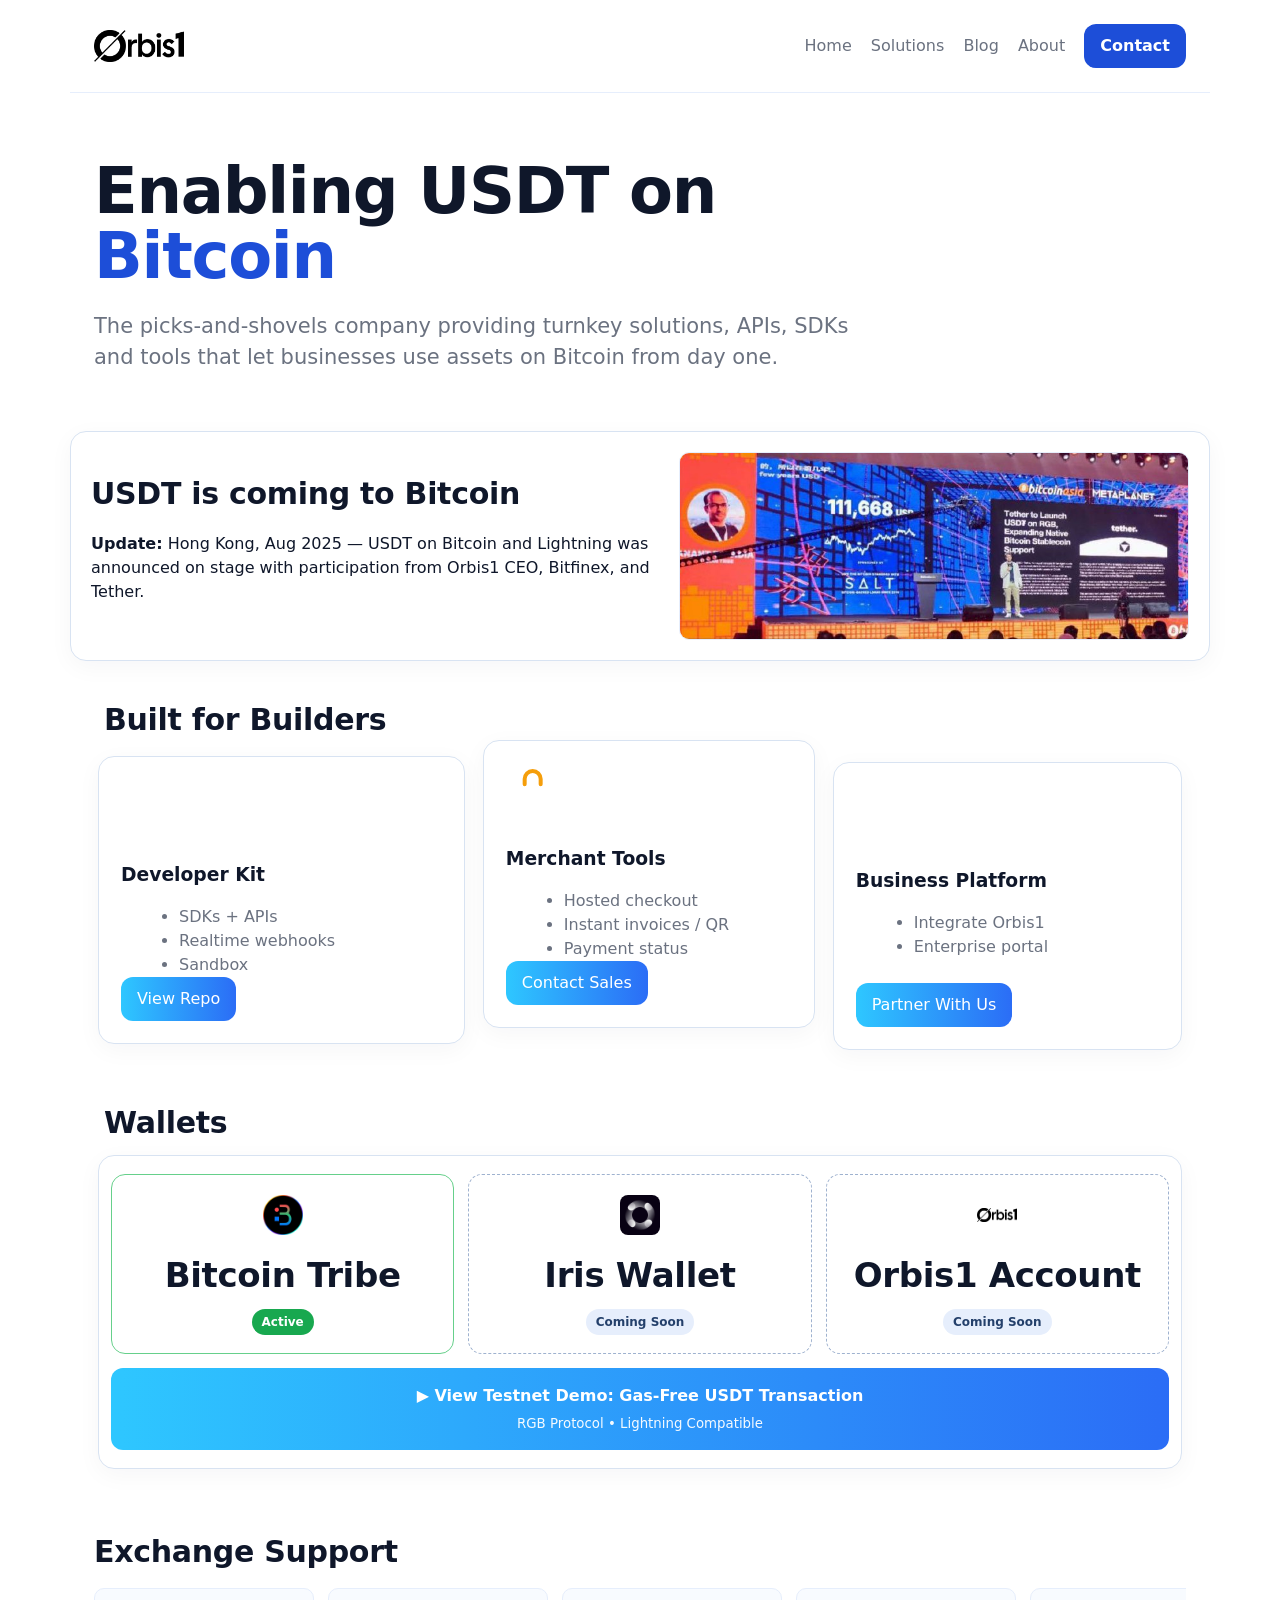
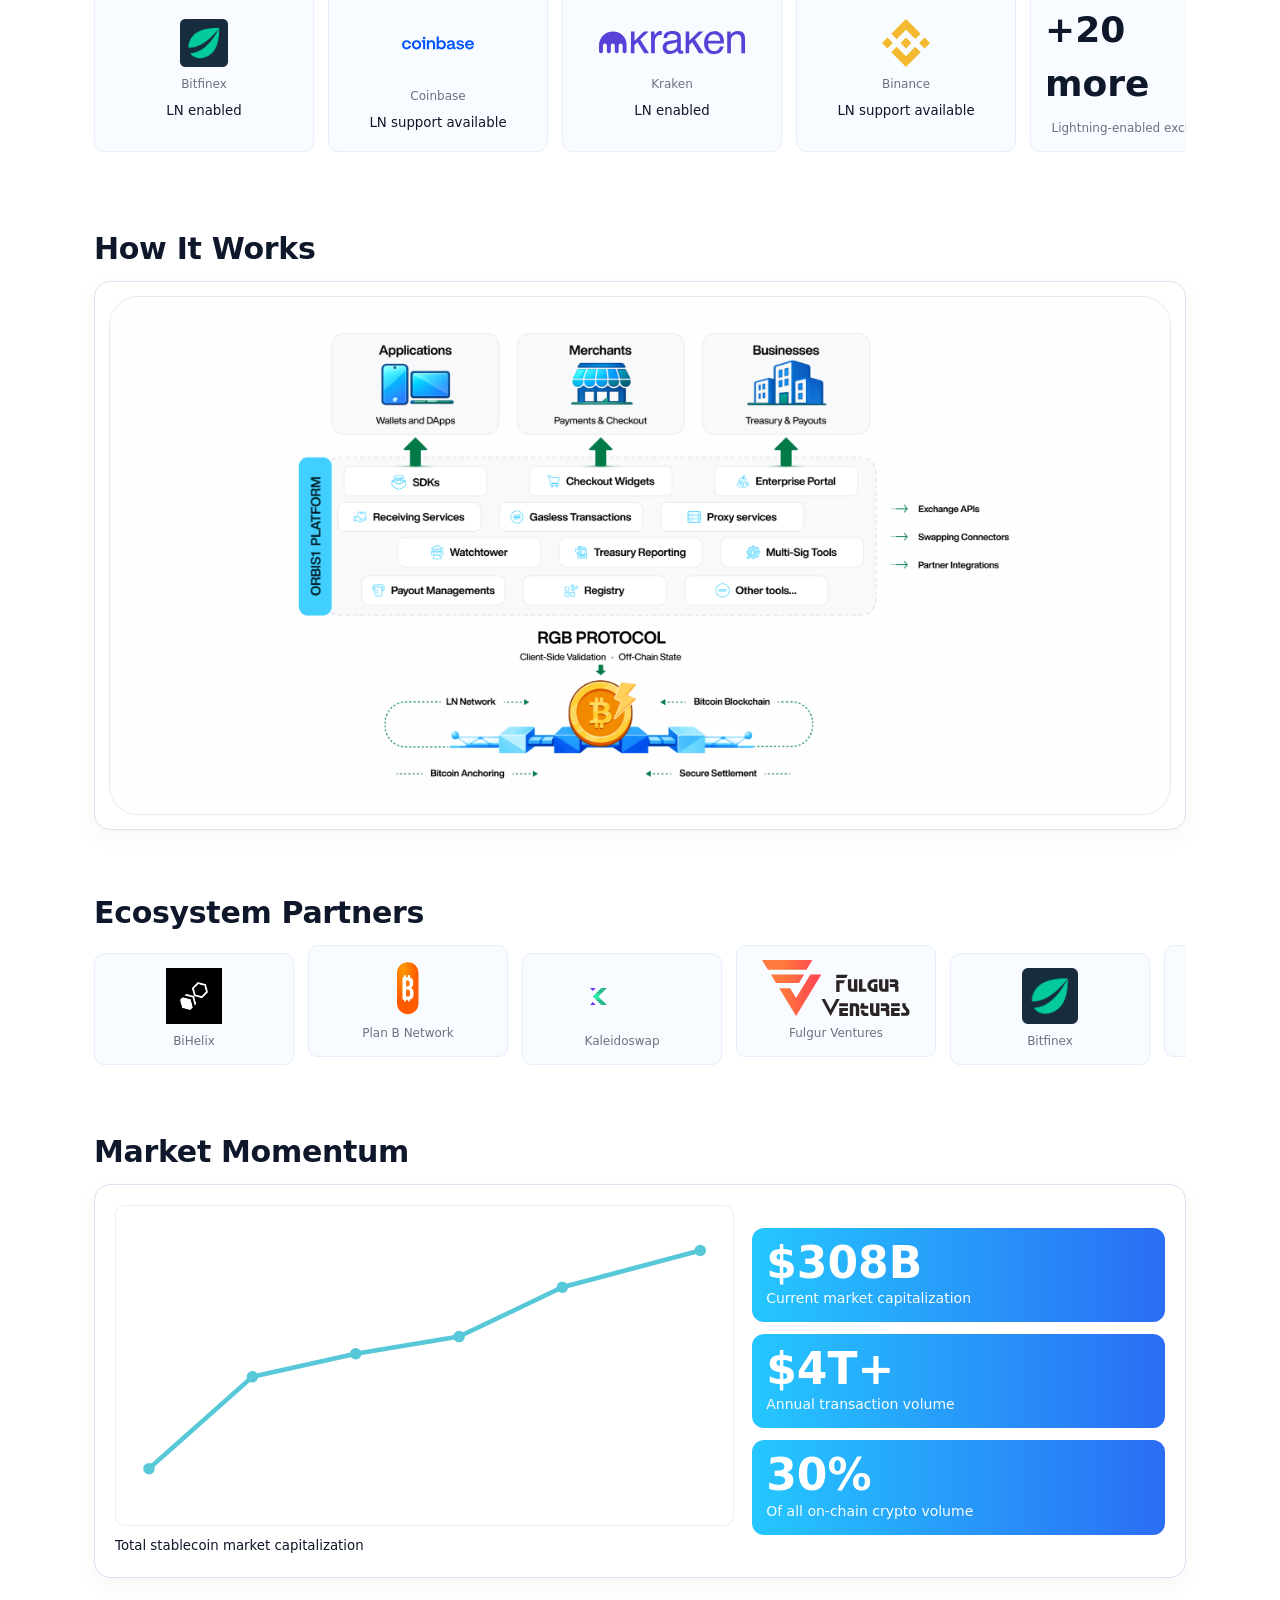
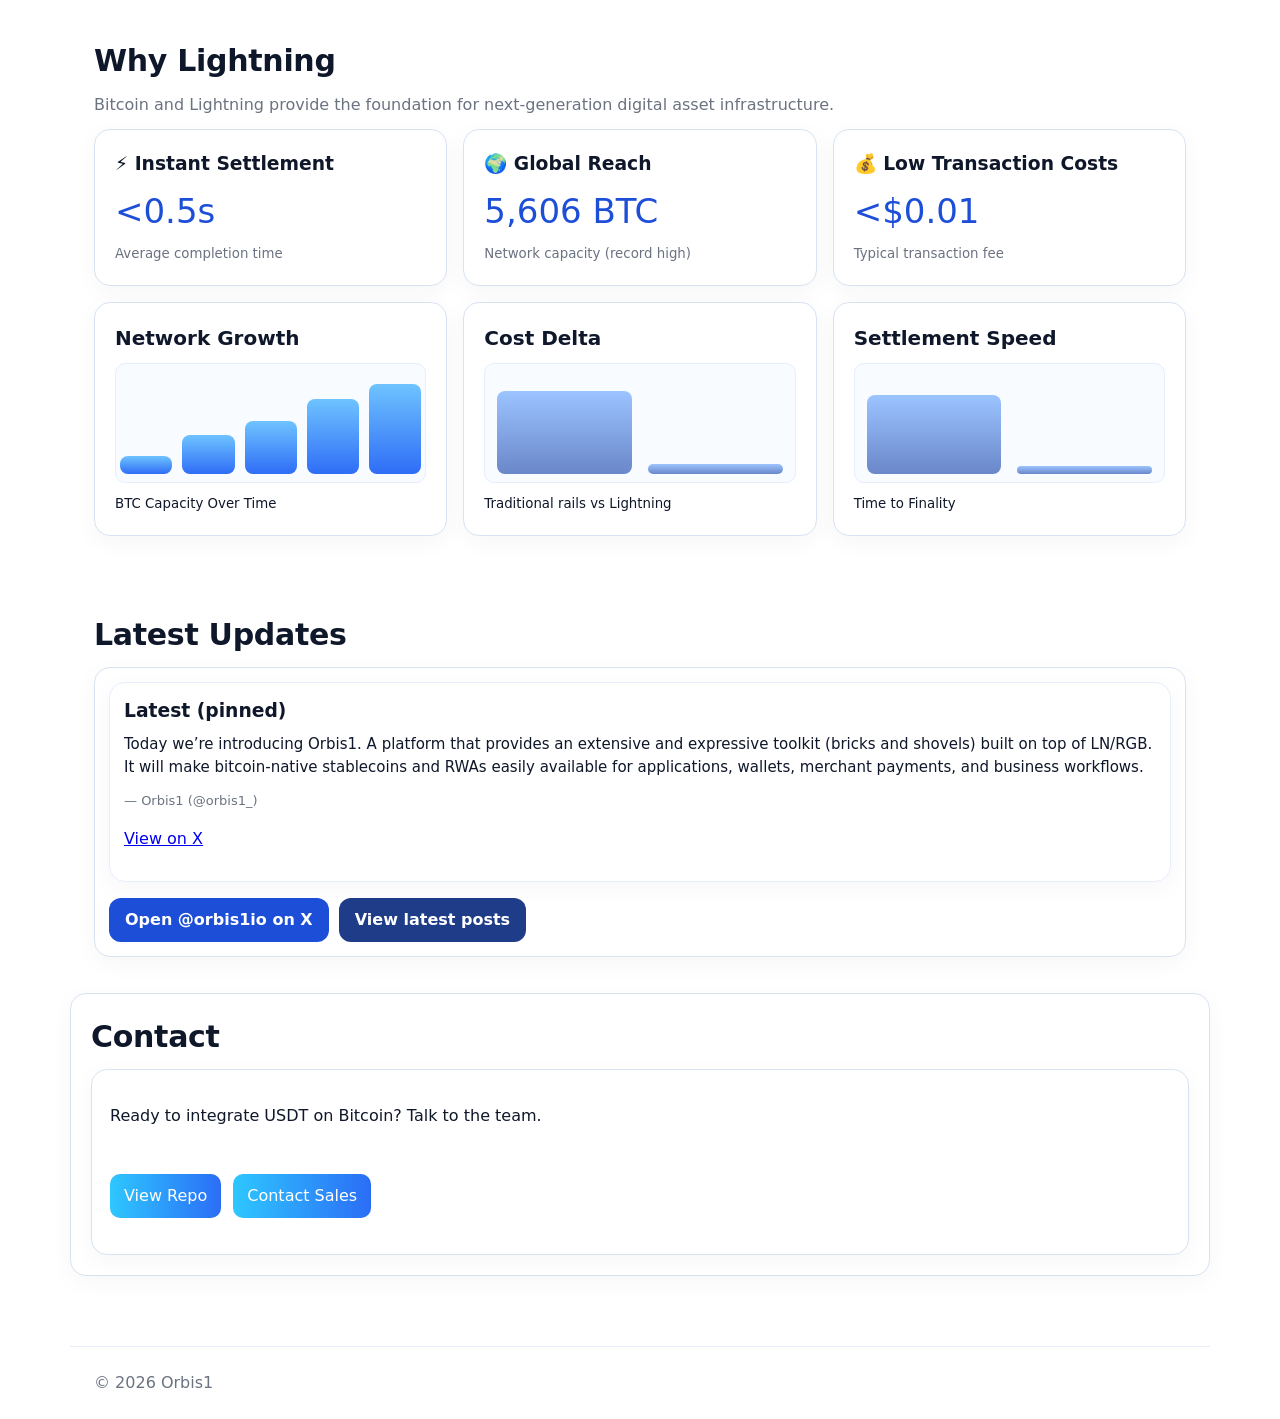
<file: index.html>
<!doctype html>
<html lang="en">
<head>
  <meta charset="utf-8" />
  <meta name="viewport" content="width=device-width,initial-scale=1" />
  <title>Orbis1 — Enabling USDT on Bitcoin</title>
  <meta name="description" content="Orbis1 provides turnkey infrastructure, APIs, SDKs, and tools to make USDT on Bitcoin and Lightning usable for developers, businesses, and merchants." />
  <meta property="og:title" content="Orbis1 — Enabling USDT on Bitcoin" />
  <meta property="og:description" content="Production-ready tooling for USDT on Bitcoin and Lightning." />
  <meta property="og:type" content="website" />
  <meta property="og:image" content="/images/hero-preview.png" />
  <meta name="twitter:card" content="summary_large_image" />
  <link rel="canonical" href="https://orbis1.io/" />
  <link rel="stylesheet" href="/css/styles.css" />
<script>function loadTheme(){const p=new URLSearchParams(location.search);const t=p.get("theme")||"refined";const l=document.createElement("link");l.rel="stylesheet";l.href="/css/theme-"+t+".css";document.head.appendChild(l);}loadTheme();</script>
  <link rel="icon" href="/favicon.ico?v=3dcb97f" />
  <link rel="icon" type="image/png" sizes="32x32" href="/favicon-32.png?v=3dcb97f">
  <link rel="apple-touch-icon" href="/apple-touch-icon.png?v=3dcb97f">
</head>
<body>
  <header class="nav wrap">
    <div class="brand"><img src="/images/orbis-logo-color.png" alt="Orbis1" class="brandLogo" /></div>
    <nav>
      <a href="/">Home</a>
      <a href="/solutions/">Solutions</a>
      <a href="https://medium.com" target="_blank" rel="noopener">Blog</a>
      <a href="/about/">About</a>
      <a href="#contact" class="btn">Contact</a>
    </nav>
  </header>

  <main>
    <section class="hero wrap">
      <h1>Enabling USDT on <span>Bitcoin</span></h1>
      <p class="lead">The picks-and-shovels company providing turnkey solutions, APIs, SDKs and tools that let businesses use assets on Bitcoin from day one.</p>
    </section>




    <section id="announcement" class="announcement wrap card">
      <div>
        <h2>USDT is coming to Bitcoin</h2>
        <p><strong>Update:</strong> Hong Kong, Aug 2025 — USDT on Bitcoin and Lightning was announced on stage with participation from Orbis1 CEO, Bitfinex, and Tether.</p>
      </div>
      <img src="/images/announcement.jpg" alt="USDT on Bitcoin announcement" />
    </section>




    <section id="usecases" class="wrap usecasesWrap">
      <h2>Built for Builders</h2>
            <div class="grid3 useCards">
        <article class="card use"><img class="cardImg" src="/images/developer.svg" alt="Developers" /><h3>Developer Kit</h3><ul><li>SDKs + APIs</li><li>Realtime webhooks</li><li>Sandbox</li></ul><a class="cardCta" href="https://github.com/redkeep-agents/orbis1-static" target="_blank">View Repo</a></article>
        <article class="card use"><img class="cardImg" src="/images/merchant.svg" alt="Merchants" /><h3>Merchant Tools</h3><ul><li>Hosted checkout</li><li>Instant invoices / QR</li><li>Payment status</li></ul><a class="cardCta" href="/contact">Contact Sales</a></article>
        <article class="card use"><img class="cardImg" src="/images/business.svg" alt="Partners" /><h3>Business Platform</h3><ul><li>Integrate Orbis1</li><li>Enterprise portal</li></ul><a class="cardCta" href="/contact">Partner With Us</a></article>
      </div>
    </section>




    <section id="integrations" class="wrap walletsWrap">
      <h2>Wallets</h2>
      <div class="walletPanel card">
        <div class="walletGrid">
          <article class="walletItem active"><img class="walletLogo" src="/images/bitcoin-tribe.jpg" alt="Bitcoin Tribe" /><h3>Bitcoin Tribe</h3><span>Active</span></article>
          <article class="walletItem coming"><img class="walletLogo" src="/images/iris-wallet.png" alt="Iris Wallet" /><h3>Iris Wallet</h3><span>Coming Soon</span></article>
          <article class="walletItem coming"><img class="walletLogo" src="/images/orbis-logo-color.png" alt="Orbis1 Account" /><h3>Orbis1 Account</h3><span>Coming Soon</span></article>
        </div>
        <a class="demoBar" href="#contact">▶ View Testnet Demo: Gas-Free USDT Transaction <small>RGB Protocol • Lightning Compatible</small></a>
      </div>
    </section>




    <section id="exchanges" class="wrap">
      <h2>Exchange Support</h2>
      <div class="scroller" aria-label="Exchange logos">
        <article class="logoCard exchange"><img src="/images/bitfinex.png" alt="Bitfinex" /><span>Bitfinex</span><small>LN enabled</small></article>
        <article class="logoCard exchange coinbase"><img src="/images/coinbase.svg" alt="Coinbase" /><span>Coinbase</span><small>LN support available</small></article>
        <article class="logoCard exchange"><img src="/images/kraken.svg" alt="Kraken" /><span>Kraken</span><small>LN enabled</small></article>
        <article class="logoCard exchange"><img src="/images/binance.svg" alt="Binance" /><span>Binance</span><small>LN support available</small></article>
        <article class="logoCard exchange more"><strong>+20 more</strong><span>Lightning-enabled exchanges</span></article>
      </div>
    </section>

    <section id="architecture" class="wrap">
      <h2>How It Works</h2>
      <div class="card architectureCard">
        <img src="/images/architecture.png" alt="Orbis1 architecture diagram" class="architectureImg" />
      </div>
    </section>




    <section id="partners" class="wrap">
      <h2>Ecosystem Partners</h2>
      <div class="scroller" aria-label="RGB association members">
        <article class="logoCard"><img src="/images/bihelix.jpg" alt="BiHelix" /><span>BiHelix</span></article>
        <article class="logoCard"><img src="/images/plan-b-network.svg" alt="Plan B Network" /><span>Plan B Network</span></article>
        <article class="logoCard"><img class="partnerLogo" src="/images/kaleidoswap.svg" alt="Kaleidoswap" /><span>Kaleidoswap</span></article>
        <article class="logoCard"><img src="/images/fulgur-ventures.svg" alt="Fulgur Ventures" /><span>Fulgur Ventures</span></article>
        <article class="logoCard"><img src="/images/bitfinex.png" alt="Bitfinex" /><span>Bitfinex</span></article>
        <article class="logoCard"><img src="/images/boosty-labs.jpg" alt="Boosty Labs" /><span>Boosty Labs</span></article>
        <article class="logoCard"><img src="/images/lnfi.png" alt="LNFI" /><span>LNFI</span></article>
        <article class="logoCard"><img src="/images/bitmask-by-diba.png" alt="Bitmask" /><span>Bitmask</span></article>
        <article class="logoCard"><img src="/images/bitcoin-tribe.jpg" alt="Bitcoin Tribe" /><span>Bitcoin Tribe</span></article>
        <article class="logoCard"><img src="/images/thunderstack.png" alt="ThunderStack" /><span>ThunderStack</span></article>
      </div>
    </section>




    <section id="signals" class="wrap">
      <h2>Market Momentum</h2>
      <div class="card marketGrowth">
        <div class="growthChart">
          <svg viewBox="0 0 520 260" class="lineSvg" aria-label="Stablecoin market growth chart">
            <polyline fill="none" stroke="#56c8d8" stroke-width="4" points="20,220 110,140 200,120 290,105 380,62 500,30"/>
            <g fill="#56c8d8"><circle cx="20" cy="220" r="5"/><circle cx="110" cy="140" r="5"/><circle cx="200" cy="120" r="5"/><circle cx="290" cy="105" r="5"/><circle cx="380" cy="62" r="5"/><circle cx="500" cy="30" r="5"/></g>
          </svg>
          <small>Total stablecoin market capitalization</small>
        </div>
        <div class="growthStats">
          <article class="statPill"><strong>$308B</strong><span>Current market capitalization</span></article>
          <article class="statPill"><strong>$4T+</strong><span>Annual transaction volume</span></article>
          <article class="statPill"><strong>30%</strong><span>Of all on-chain crypto volume</span></article>
        </div>
      </div>
    </section>



    <section id="lightning" class="wrap">
      <h2>Why Lightning</h2>
      <p class="sub">Bitcoin and Lightning provide the foundation for next-generation digital asset infrastructure.</p>
      <div class="signalGrid">
        <article class="card metric"><h3>⚡ Instant Settlement</h3><p class="big">&lt;0.5s</p><small>Average completion time</small></article>
        <article class="card metric"><h3>🌍 Global Reach</h3><p class="big">5,606 BTC</p><small>Network capacity (record high)</small></article>
        <article class="card metric"><h3>💰 Low Transaction Costs</h3><p class="big">&lt;$0.01</p><small>Typical transaction fee</small></article>
      </div>
      <div class="signalGrid charts">
        <article class="card miniChart">
          <h3>Network Growth</h3>
          <div class="barsRow"><span style="height:18%"></span><span style="height:38%"></span><span style="height:52%"></span><span style="height:74%"></span><span style="height:88%"></span></div>
          <small>BTC Capacity Over Time</small>
        </article>
        <article class="card miniChart">
          <h3>Cost Delta</h3>
          <div class="barsPair"><span style="height:82%"></span><span style="height:10%"></span></div>
          <small>Traditional rails vs Lightning</small>
        </article>
        <article class="card miniChart">
          <h3>Settlement Speed</h3>
          <div class="barsPair"><span style="height:78%"></span><span style="height:8%"></span></div>
          <small>Time to Finality</small>
        </article>
      </div>
    </section>










    <section id="updates" class="wrap">
      <h2>Latest Updates</h2>
      <div class="card xfeed compact">
        <div class="pinnedSnapshot card">
          <h3>Latest (pinned)</h3>
          <p class="tweetText">Today we’re introducing Orbis1. A platform that provides an extensive and expressive toolkit (bricks and shovels) built on top of LN/RGB. It will make bitcoin-native stablecoins and RWAs easily available for applications, wallets, merchant payments, and business workflows.</p>
          <p class="tweetAuthor">— Orbis1 (@orbis1_)</p>
          <p><a href="https://x.com/orbis1_/status/2009607676456787999" target="_blank">View on X</a></p>
        </div>
        <blockquote class="twitter-tweet" data-dnt="true"><a href="https://x.com/orbis1_/status/2009607676456787999"></a></blockquote>
        <div class="xActions">
          <a href="https://x.com/orbis1io" target="_blank" rel="noopener" class="btn">Open @orbis1io on X</a>
          <a href="https://x.com/orbis1io/with_replies" target="_blank" rel="noopener" class="btn secondary">View latest posts</a>
        </div>
      </div>
    </section>





        <section id="contact" class="wrap card contact">
      <h2>Contact</h2>
      <div class="card contactCTA">
        <p>Ready to integrate USDT on Bitcoin? Talk to the team.</p>
        <div class="ctaRow">
          <a class="cta" href="https://github.com/redkeep-agents/orbis1-static" target="_blank">View Repo</a>
          <a class="cta" href="/contact">Contact Sales</a>
        </div>
      </div>
    </section>
  </main>

  <footer class="wrap foot">© 2026 Orbis1</footer>
  <script async src="https://platform.twitter.com/widgets.js" charset="utf-8"></script>
</body>
</html>
</file>
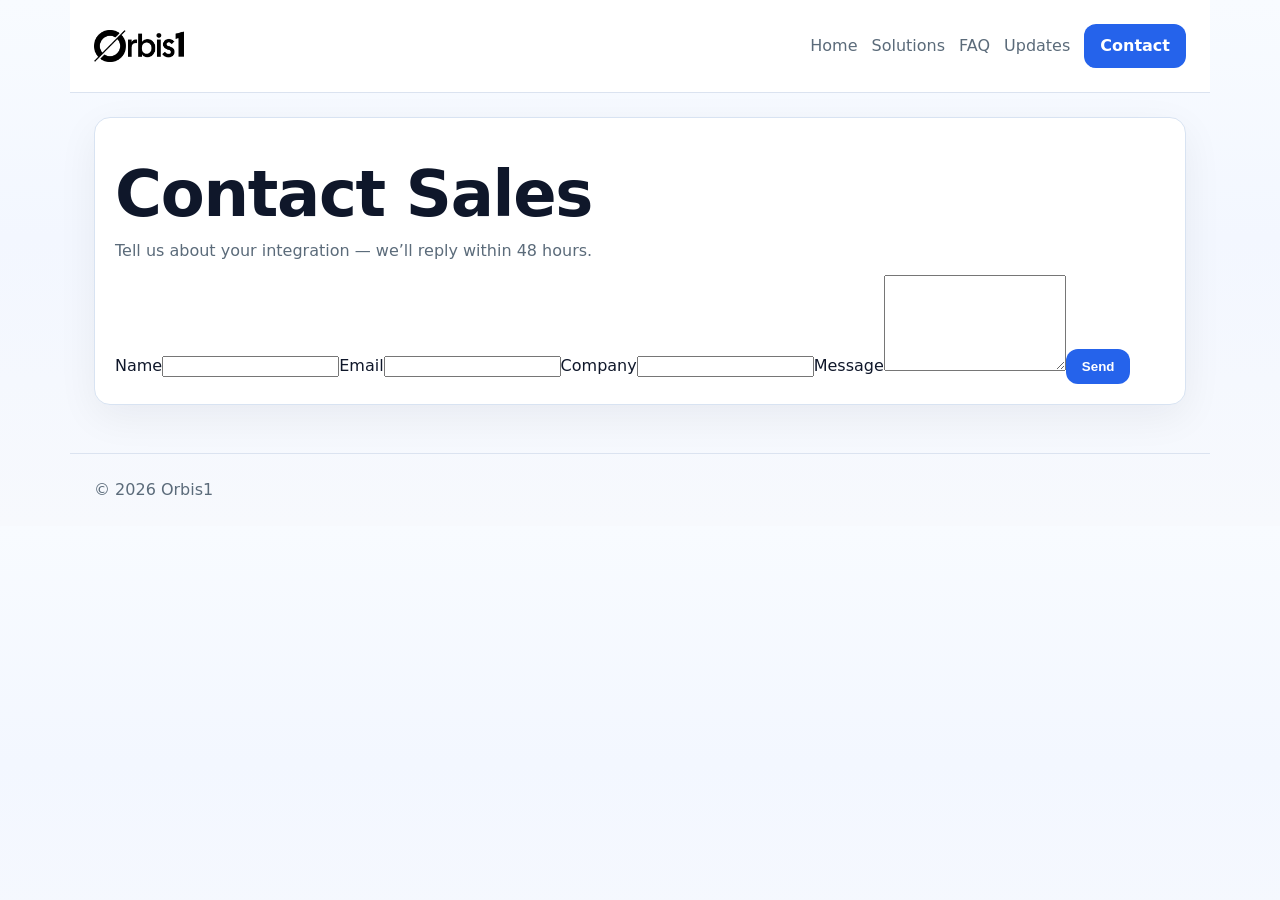
<file: contact.html>
<!doctype html>
<html lang="en"><head><meta charset="utf-8" /><meta name="viewport" content="width=device-width,initial-scale=1" /><title>Contact — Orbis1</title><link rel="stylesheet" href="/css/styles.css" /></head><body><header class="nav wrap"><div class="brand"><img src="/images/orbis-logo-color.png" alt="Orbis1" class="brandLogo" /></div><nav><a href="/">Home</a><a href="/solutions/">Solutions</a><a href="/faq">FAQ</a><a href="/updates">Updates</a><a href="/contact" class="btn">Contact</a></nav></header><main class="wrap"><section class="card"><h1>Contact Sales</h1><p class="sub">Tell us about your integration — we’ll reply within 48 hours.</p><form action="/thanks" method="POST" class="contactForm"><input type="hidden" name="form-name" value="contact" /><label>Name<input type="text" name="name" required/></label><label>Email<input type="email" name="email" required/></label><label>Company<input type="text" name="company"/></label><label>Message<textarea name="message" rows="6" required></textarea></label><button type="submit" class="btn">Send</button></form></section></main><footer class="wrap foot">© 2026 Orbis1</footer></body></html>
</file>
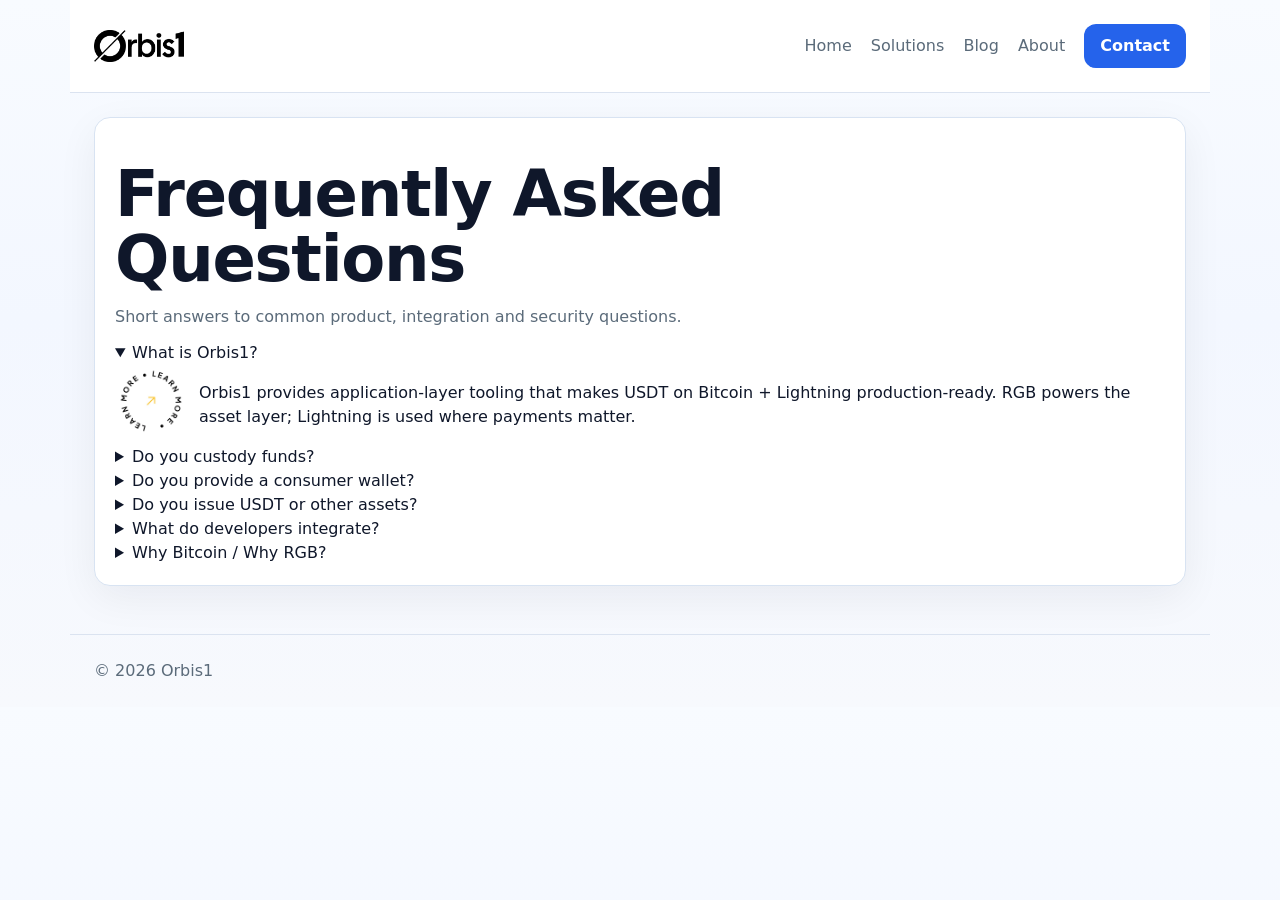
<file: faq.html>
<!doctype html>
<html lang="en">
<head>
  <meta charset="utf-8" />
  <meta name="viewport" content="width=device-width,initial-scale=1" />
  <title>FAQ — Orbis1</title>
  <link rel="stylesheet" href="/css/styles.css" />
</head>
<body>
  <header class="nav wrap">
    <div class="brand"><img src="/images/orbis-logo-color.png" alt="Orbis1" class="brandLogo" /></div>
    <nav>
      <a href="/">Home</a>
      <a href="/solutions/">Solutions</a>
      <a href="https://medium.com" target="_blank">Blog</a>
      <a href="/about/">About</a>
      <a href="/contact" class="btn">Contact</a>
    </nav>
  </header>

  <main class="wrap">
    <section class="card">
      <h1>Frequently Asked Questions</h1>
      <p class="sub">Short answers to common product, integration and security questions.</p>

      <div class="accordion">
        <details open>
          <summary>What is Orbis1?</summary>
          <div class="faqRow"><img src="/images/faq-img-1.png" alt="Orbis1" class="faqImg"/><p>Orbis1 provides application-layer tooling that makes USDT on Bitcoin + Lightning production-ready. RGB powers the asset layer; Lightning is used where payments matter.</p></div>
        </details>

        <details>
          <summary>Do you custody funds?</summary>
          <div class="faqRow"><img src="/images/faq-img-2.png" alt="Non-custodial" class="faqImg"/><p>No. Orbis1 is non-custodial and integrates with your existing wallet/custody setup.</p></div>
        </details>

        <details>
          <summary>Do you provide a consumer wallet?</summary>
          <p>No. Orbis1 is tooling for developers, businesses, and merchants.</p>
        </details>

        <details>
          <summary>Do you issue USDT or other assets?</summary>
          <p>No — Orbis1 does not issue stablecoins. We provide the infrastructure to use them on Bitcoin.</p>
        </details>

        <details>
          <summary>What do developers integrate?</summary>
          <p>SDKs/APIs for send/receive primitives, invoice/checkout flows, status tracking, and webhooks.</p>
        </details>

        <details>
          <summary>Why Bitcoin / Why RGB?</summary>
          <p>Bitcoin provides the settlement rail and global reach. RGB enables client-side validation for private, scalable asset flows without adding new chains or tokens.</p>
        </details>
      </div>

    </section>
  </main>

  <footer class="wrap foot">© 2026 Orbis1</footer>
</body>
</html>
</file>
<file: css/styles.css>
:root{--bg:#f6f8fc;--card:#ffffff;--text:#0f172a;--muted:#475569;--acc:#2563eb;--line:#dbe3f0}
*{box-sizing:border-box}body{margin:0;font:16px/1.5 Inter,system-ui,Segoe UI,Arial;background:var(--bg);color:var(--text)}
.wrap{max-width:1120px;margin:0 auto;padding:24px}
.nav{display:flex;justify-content:space-between;align-items:center;border-bottom:1px solid var(--line);position:sticky;top:0;background:rgba(255,255,255,.92);backdrop-filter:blur(8px);z-index:20}
.nav a{color:var(--muted);margin-left:14px;text-decoration:none}.nav a:hover{color:var(--text)}.brand{font-weight:700}.brandLogo{height:32px;width:auto;display:block}
h1{font-size:58px;line-height:1.02;margin:24px 0 12px}h1 span{color:var(--acc)}h2{font-size:26px;margin:0 0 10px}h3{margin:0 0 8px}
.lead{font-size:22px;color:var(--muted);max-width:900px}.sub{color:var(--muted);margin:0 0 12px}
.card{background:var(--card);border:1px solid var(--line);border-radius:14px;padding:20px}
.announcement{display:grid;grid-template-columns:1.2fr 1fr;gap:20px;align-items:center}.announcement img{width:100%;border-radius:10px;border:1px solid var(--line)}
.signalGrid{display:grid;grid-template-columns:repeat(3,1fr);gap:16px;margin-bottom:16px}.metric .big{font-size:34px;margin:4px 0;color:var(--acc)}.metric small{color:var(--muted)}
.chart .bars>div{display:grid;grid-template-columns:1.4fr 2fr;gap:12px;align-items:center;margin:10px 0}.chart label{color:var(--muted);font-size:14px}.chart span{display:block;height:10px;border-radius:999px;background:linear-gradient(90deg,#4f7eff,#7db1ff)}
.grid3{display:grid;grid-template-columns:repeat(3,1fr);gap:16px}ul{margin:8px 0 0 18px;color:var(--muted)}
.scroller{display:flex;gap:14px;overflow-x:auto;padding:4px 2px 8px;scroll-snap-type:x mandatory}
.logoCard{min-width:200px;scroll-snap-align:start;display:flex;flex-direction:column;align-items:center;justify-content:center;gap:8px;padding:14px;border:1px solid var(--line);border-radius:10px;background:#f8fbff}
.logoCard img{max-width:100%;height:56px;object-fit:contain}.logoCard span{font-size:12px;color:var(--muted);text-align:center}.logoCard.exchange img{height:48px;width:148px}.logoCard.exchange.coinbase img{height:64px;width:196px}.logoCard.exchange.more{justify-content:center}.logoCard.exchange.more strong{font-size:28px;color:#0f172a}.logoCard.textOnly{min-height:90px}.logoCard.textOnly strong{font-size:18px}
.btn{display:inline-block;background:var(--acc);color:#ffffff!important;padding:10px 14px;border-radius:10px;font-weight:700;text-decoration:none;border:0;cursor:pointer}
.contact form{display:grid;grid-template-columns:1fr 1fr;gap:12px}.contact label{display:flex;flex-direction:column;font-size:14px;color:var(--muted)}
.contact textarea,.contact input{margin-top:6px;background:#ffffff;color:var(--text);border:1px solid var(--line);border-radius:10px;padding:10px}
.contact label:last-of-type{grid-column:1/-1}.contact button{width:max-content}.hp{position:absolute;left:-9999px;opacity:0}
.foot{color:var(--muted);border-top:1px solid var(--line);margin-top:24px}
@media (max-width:980px){h1{font-size:38px}.announcement,.grid3,.contact form,.signalGrid{grid-template-columns:1fr}.nav{display:block}.nav nav{margin-top:10px}}

.use{position:relative}.uicon{font-size:26px;margin-bottom:6px}

.imgcap{margin:8px 0 0;color:var(--muted);font-size:14px}

.architectureImg{display:block;width:100%;height:auto;max-height:none;object-fit:contain;background:#fff;border-radius:10px}

.architectureCard{padding:10px}


.signalGrid.charts{margin-top:10px}
.miniChart h3{font-size:20px;margin-bottom:10px}
.barsRow{height:120px;display:flex;align-items:flex-end;gap:10px;padding:8px 4px;border:1px solid var(--line);border-radius:10px;background:#f8fbff;margin-bottom:8px}
.barsRow span{flex:1;background:linear-gradient(180deg,#6ec3ff,#2f6df6);border-radius:8px}
.barsPair{height:120px;display:flex;align-items:flex-end;gap:16px;padding:8px 12px;border:1px solid var(--line);border-radius:10px;background:#f8fbff;margin-bottom:8px}
.barsPair span{flex:1;background:linear-gradient(180deg,#9cc4ff,#6a87c9);border-radius:8px}


.walletPanel{padding:18px}
.walletGrid{display:grid;grid-template-columns:repeat(3,1fr);gap:14px;margin-bottom:14px}
.walletItem{border:1px solid var(--line);border-radius:12px;padding:18px;text-align:center;background:#fff}
.walletItem h3{margin:0 0 8px;font-size:30px}
.walletItem span{display:inline-block;padding:4px 10px;border-radius:999px;font-size:12px;font-weight:600}
.walletItem.active{border-color:#66d08b}
.walletItem.active span{background:#18a84f;color:#fff}
.walletItem.coming{border-style:dashed;border-color:#9fb2cf}
.walletItem.coming span{background:#e6eefc;color:#24406b}
.demoBar{display:block;text-decoration:none;background:linear-gradient(90deg,#2ec7ff,#2b6df6);color:#fff!important;border-radius:12px;padding:16px 18px;font-weight:700;text-align:center}
.demoBar small{display:block;font-weight:500;opacity:.95;margin-top:6px}
@media (max-width:980px){.walletGrid{grid-template-columns:1fr}}


.infraCard{margin-top:12px}
.flow3{display:grid;grid-template-columns:1fr auto 1fr auto 1fr;gap:12px;align-items:center;margin:10px 0}
.step{text-align:center}.dot{width:56px;height:56px;border-radius:50%;display:flex;align-items:center;justify-content:center;margin:0 auto 8px;background:linear-gradient(180deg,#58d2ff,#2b8bff);color:#fff;font-size:26px}
.arrow{font-size:30px;color:#7aa0c8}
@media (max-width:980px){.flow3{grid-template-columns:1fr;}.arrow{display:none}}


.marketGrowth{display:grid;grid-template-columns:1.1fr .9fr;gap:18px;align-items:center}
.lineSvg{width:100%;height:auto;background:#fff;border:1px solid var(--line);border-radius:10px;padding:10px}
.growthStats{display:flex;flex-direction:column;gap:12px}
.statPill{background:linear-gradient(90deg,#25c7ff,#2a6df4);color:#fff;border-radius:12px;padding:16px 18px}
.statPill strong{display:block;font-size:44px;line-height:1.05}
.statPill span{font-size:14px;opacity:.96}
@media (max-width:980px){.marketGrowth{grid-template-columns:1fr;gap:12px}.growthChart{order:1}.growthStats{order:2;display:flex;flex-direction:column;gap:10px}.statPill strong{font-size:32px}.marketGrowth{padding:12px}}

.walletLogo{width:44px;height:44px;border-radius:10px;object-fit:contain;margin-bottom:6px;background:#fff;padding:2px}


.xfeed{padding:8px;overflow:hidden}
.xfeed .twitter-timeline{width:100% !important}


/* Asymmetry + visual rhythm */
#announcement{grid-template-columns:1fr 1.15fr}
#usecases .grid3 article:nth-child(2){transform:translateY(-10px)}
#usecases .grid3 article:nth-child(3){transform:translateY(6px)}
#signals .marketGrowth{grid-template-columns:1.25fr .95fr}
#exchanges .scroller{padding-bottom:14px}
.xfeed{min-height:auto}
.xFallback{margin-top:10px;display:flex;justify-content:flex-end}
@media (max-width:980px){
  #announcement{grid-template-columns:1fr}
  #usecases .grid3 article:nth-child(2),#usecases .grid3 article:nth-child(3){transform:none}
  .xFallback{justify-content:flex-start}
}


/* Bridge-inspired unification pass */
body{background:linear-gradient(180deg,#f8fbff 0%,#f3f7ff 45%,#f7f9fd 100%)}
main{padding:6px 0 34px}
.wrap{max-width:1140px}
main > section.wrap{margin:12px auto}
.card{border-radius:18px;border:1px solid #d8e3f2;box-shadow:0 8px 30px rgba(15,23,42,.05)}
h1{font-size:64px;letter-spacing:-.02em;max-width:820px}
h2{font-size:30px;letter-spacing:-.01em}
.lead{max-width:760px;font-size:21px}

/* balanced, less symmetrical composition */
#announcement{grid-template-columns:1.05fr .95fr;gap:24px}
#announcement .card{padding:24px}
#usecases .grid3{grid-template-columns:1.05fr .95fr 1fr}
#usecases .grid3 article:nth-child(1){transform:translateY(4px)}
#usecases .grid3 article:nth-child(2){transform:translateY(-12px)}
#usecases .grid3 article:nth-child(3){transform:translateY(10px)}

#wallets,.walletPanel{background:#fff}
.walletItem{border-radius:14px}
.walletItem h3{font-size:34px;letter-spacing:-.01em}

#signals .marketGrowth{grid-template-columns:1.2fr .8fr}
.statPill{border-radius:14px}

#lightning .signalGrid{grid-template-columns:1fr 1fr 1fr}
#lightning .signalGrid.charts{grid-template-columns:1fr 1fr 1fr}

#exchanges .logoCard{min-width:220px}
#exchanges .logoCard.exchange.coinbase img{height:72px;width:220px}
#exchanges .logoCard.exchange.more strong{font-size:36px}

#architecture .architectureCard{padding:14px;background:#fff}
#partners .scroller .logoCard:nth-child(odd){transform:translateY(4px)}
#partners .scroller .logoCard:nth-child(even){transform:translateY(-4px)}

#updates .card{padding:14px}

@media (max-width:980px){
  h1{font-size:46px}
  h2{font-size:28px}
  .lead{font-size:20px}
  #announcement{grid-template-columns:1fr}
  #usecases .grid3{grid-template-columns:1fr}
  #usecases .grid3 article:nth-child(1),#usecases .grid3 article:nth-child(2),#usecases .grid3 article:nth-child(3){transform:none}
  #partners .scroller .logoCard:nth-child(odd),#partners .scroller .logoCard:nth-child(even){transform:none}
  #exchanges .logoCard.exchange.coinbase img{height:64px;width:200px}
}

.xfeed.compact{padding:18px}.xActions{display:flex;gap:10px;flex-wrap:wrap;margin-top:10px}.btn.secondary{background:#1f3c88}


/* Tablet architecture emphasis */
@media (min-width:760px) and (max-width:1180px){
  #architecture .wrap{max-width:100%}
  #architecture .architectureCard{padding:6px 8px}
  #architecture .architectureImg{width:100%;max-height:none}
}


/* Tablet alignment fixes */
#usecases{padding-left:28px;padding-right:28px}
#usecases .grid3{align-items:stretch}
#usecases .grid3 article.card{display:flex;flex-direction:column;justify-content:flex-start;padding:22px}
#usecases h2{margin-left:6px}
#integrations{padding-left:28px;padding-right:28px}
#integrations .walletPanel{padding-left:12px;padding-right:12px}
#integrations h2{margin-left:6px}
/* CTA row under usecases */
.ctaRow{display:flex;gap:12px;justify-content:flex-start;margin:18px 0}
.ctaRow .cta{padding:12px 18px;border-radius:10px;background:linear-gradient(90deg,#2ec7ff,#2b6df6);color:#fff;text-decoration:none}
@media (max-width:980px){
  .ctaRow{flex-direction:column}
}


/* Final alignment fixes */
.usecasesWrap{padding-left:36px;padding-right:36px}
.walletsWrap{padding-left:36px;padding-right:36px}
.usecasesWrap .grid3{align-items:stretch}
.usecasesWrap .grid3 article.card{min-height:220px;padding:22px}
.walletsWrap .walletGrid{align-items:stretch}
.walletsWrap .walletPanel{padding-left:12px;padding-right:12px}
/* ensure wallets header aligns */
.walletsWrap h2{margin-left:6px}
/* contact CTA styling */
.contactCTA{display:flex;flex-direction:column;align-items:flex-start;gap:12px;padding:18px}
.contactCTA .ctaRow{display:flex;gap:12px}
.contactCTA .cta{background:linear-gradient(90deg,#2ec7ff,#2b6df6);color:#fff;padding:10px 14px;border-radius:10px;text-decoration:none}
@media(max-width:980px){.usecasesWrap,.walletsWrap{padding-left:18px;padding-right:18px}.usecasesWrap .grid3 article.card{min-height:auto}}


/* Mobile optimizations */
@media (max-width:700px){
  .wrap{padding:16px}
  h1{font-size:32px}
  .lead{font-size:16px}
  .grid3{grid-template-columns:1fr}
  .walletGrid{grid-template-columns:1fr}
  .logoCard{min-width:140px;padding:12px}
  .logoCard img{height:40px}
  .statPill strong{font-size:28px}
  .barsRow{height:100px}
  .barsPair{height:100px}
  .demoBar{padding:12px}
  .contactCTA .cta{width:100%;text-align:center}
  .ctaRow{flex-direction:column}
  .announcement{grid-template-columns:1fr}
  .architectureImg{max-height:360px}
}


/* Use case card images and CTA styling */
.useCards .card{display:flex;flex-direction:column;align-items:flex-start}
.cardImg{width:64px;height:64px;border-radius:12px;object-fit:cover;margin-bottom:12px}
.cardCta{margin-top:auto;display:inline-block;background:linear-gradient(90deg,#2ec7ff,#2b6df6);color:#fff;padding:10px 14px;border-radius:10px;text-decoration:none}
@media (max-width:700px){.cardCta{width:100%;text-align:center}}


@media (max-width:480px){
  .wrap{padding:12px}
  h1{font-size:28px}
  h2{font-size:20px}
  .lead{font-size:15px}
  .card{padding:12px}
  .useCards .card{padding:14px}
  .useCards .cardImg{width:48px;height:48px}
  .walletLogo{width:40px;height:40px}
  .statPill strong{font-size:24px}
  .signalGrid{grid-template-columns:1fr}
  .signalGrid.charts .miniChart{padding:8px}
  .marketGrowth .growthChart{order:1}
  .marketGrowth .growthStats{order:2}
}


.pinnedSnapshot{padding:12px;background:#fff;border-radius:12px;border:1px solid var(--line);margin-bottom:10px}
.pinnedSnapshot .tweetText{font-size:15px;color:var(--text);margin:8px 0}
.pinnedSnapshot .tweetAuthor{font-size:13px;color:var(--muted)}


/* Equalize usecase cards and ensure top alignment */
.useCards{display:grid;grid-template-columns:repeat(3,1fr);gap:18px}
.useCards .card{display:flex;flex-direction:column;min-height:220px}
.useCards .card h3{margin-top:6px}
@media (max-width:700px){.useCards{grid-template-columns:1fr}}


.faqRow{display:flex;gap:12px;align-items:flex-start}
.faqImg{width:72px;height:72px;object-fit:cover;border-radius:12px}
@media (max-width:700px){.faqRow{flex-direction:column}.faqImg{width:56px;height:56px}}

/* Additional mobile fixes */

@media (max-width:700px){
  .cardCta{width:100%;box-sizing:border-box}
  .walletItem h3{font-size:20px}
  .walletItem{padding:14px}
  .useCards .card{min-height:180px}
  .useCards{gap:12px}
  .wrap{padding-left:14px;padding-right:14px}
  h2{padding-left:4px}
}


/* Mobile: Stack market chart and KPI pills as separate full-width cards */
@media (max-width:700px){
  .marketGrowth{grid-template-columns:1fr;gap:12px}
  .growthChart, .growthStats{width:100%;}
  .growthStats{display:flex;flex-direction:column;gap:10px}
  .statPill{display:block;padding:14px;border-radius:12px}
  .statPill strong{font-size:28px}
}

.partnerLogo{width:64px;height:64px;object-fit:contain}
@media(max-width:700px){.partnerLogo{width:48px;height:48px}}

/* design-refinement: unify radii, buttons, and shadows */
:root{--card-radius:16px;--btn-radius:12px}
.card{border-radius:var(--card-radius);box-shadow:0 12px 40px rgba(15,23,42,.06)}
.btn, .cardCta{border-radius:var(--btn-radius);padding:10px 16px}
.cardImg{border-radius:10px}
.statPill{border-radius:12px;padding:12px 14px}


/* Template tokens */
:root{--primary:#0b6ef6;--muted:#5b6b7a;--card-bg:#ffffff;--bg:#f7fbff;--radius:14px;--gap:20px}
.container{max-width:1120px;margin:0 auto;padding:24px}
.component-card{background:var(--card-bg);border-radius:var(--radius);padding:20px;box-shadow:0 10px 30px rgba(10,20,40,.04)}
</file>
